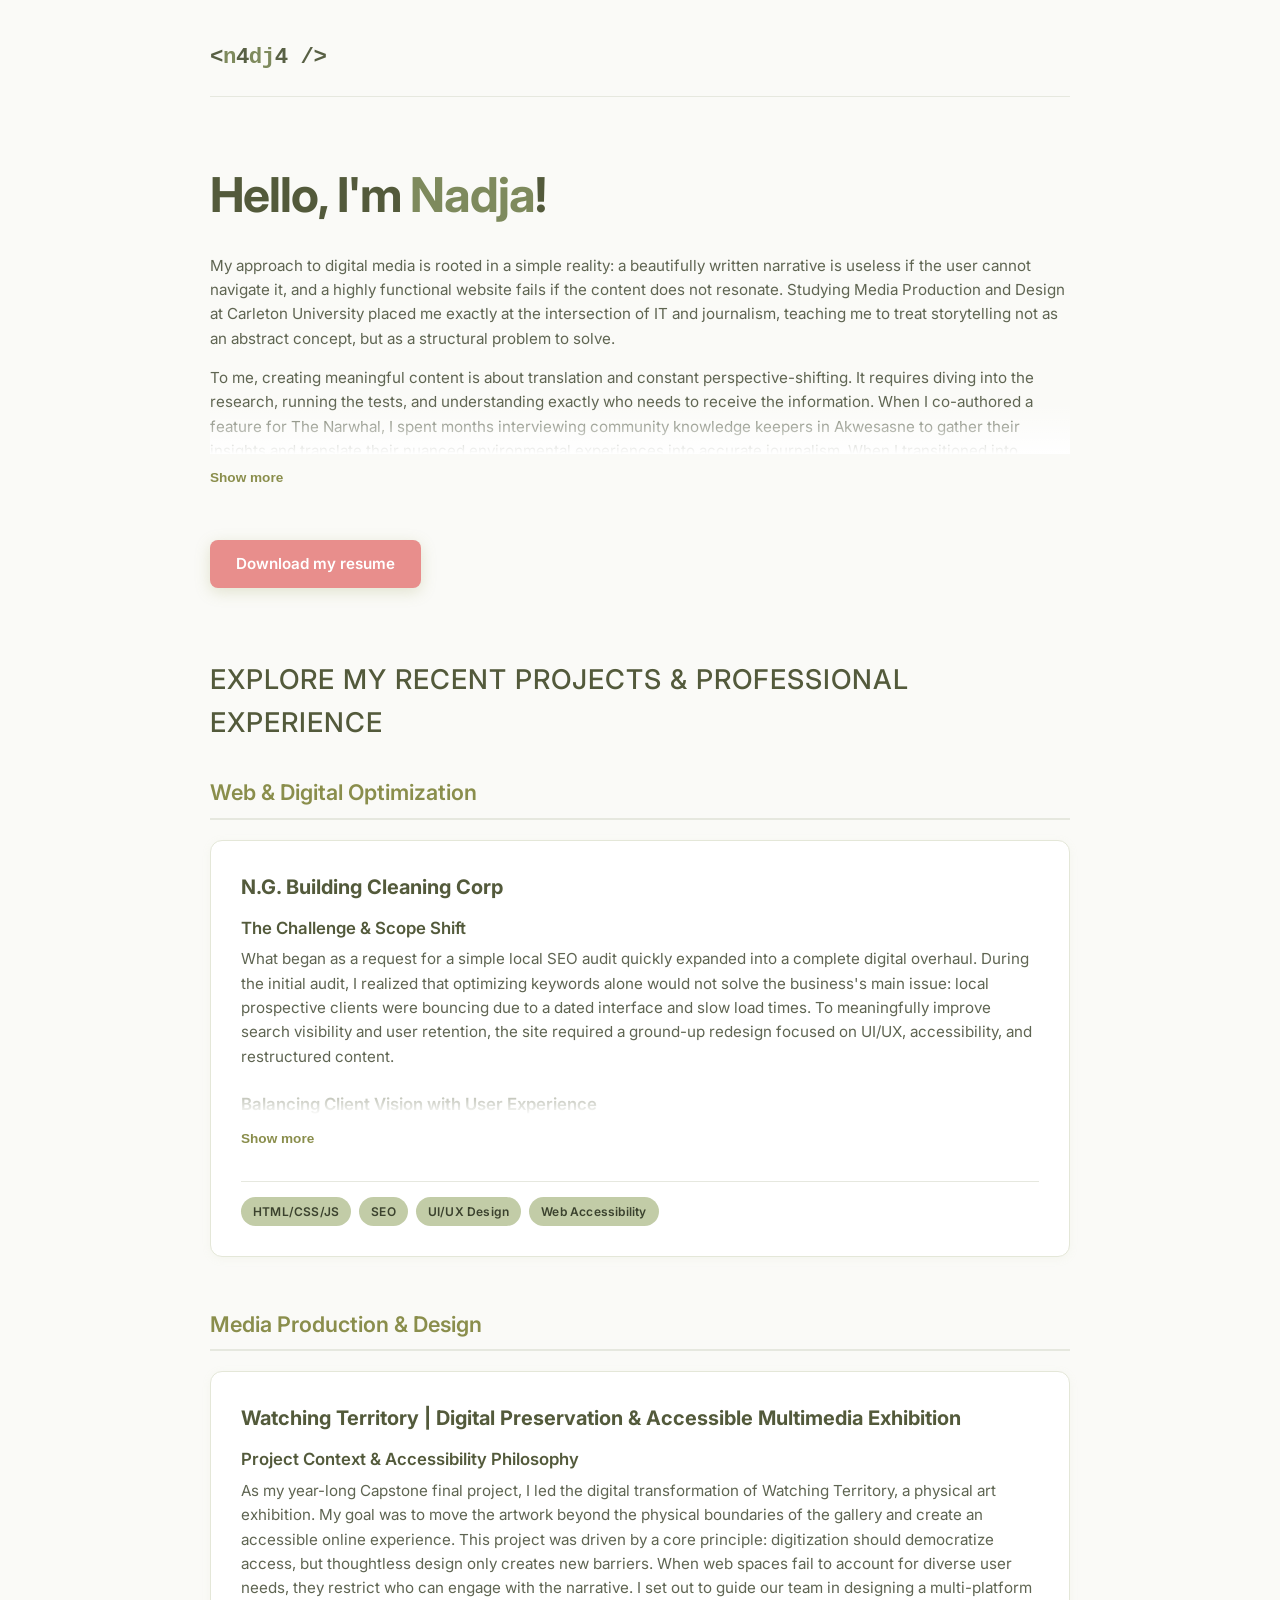
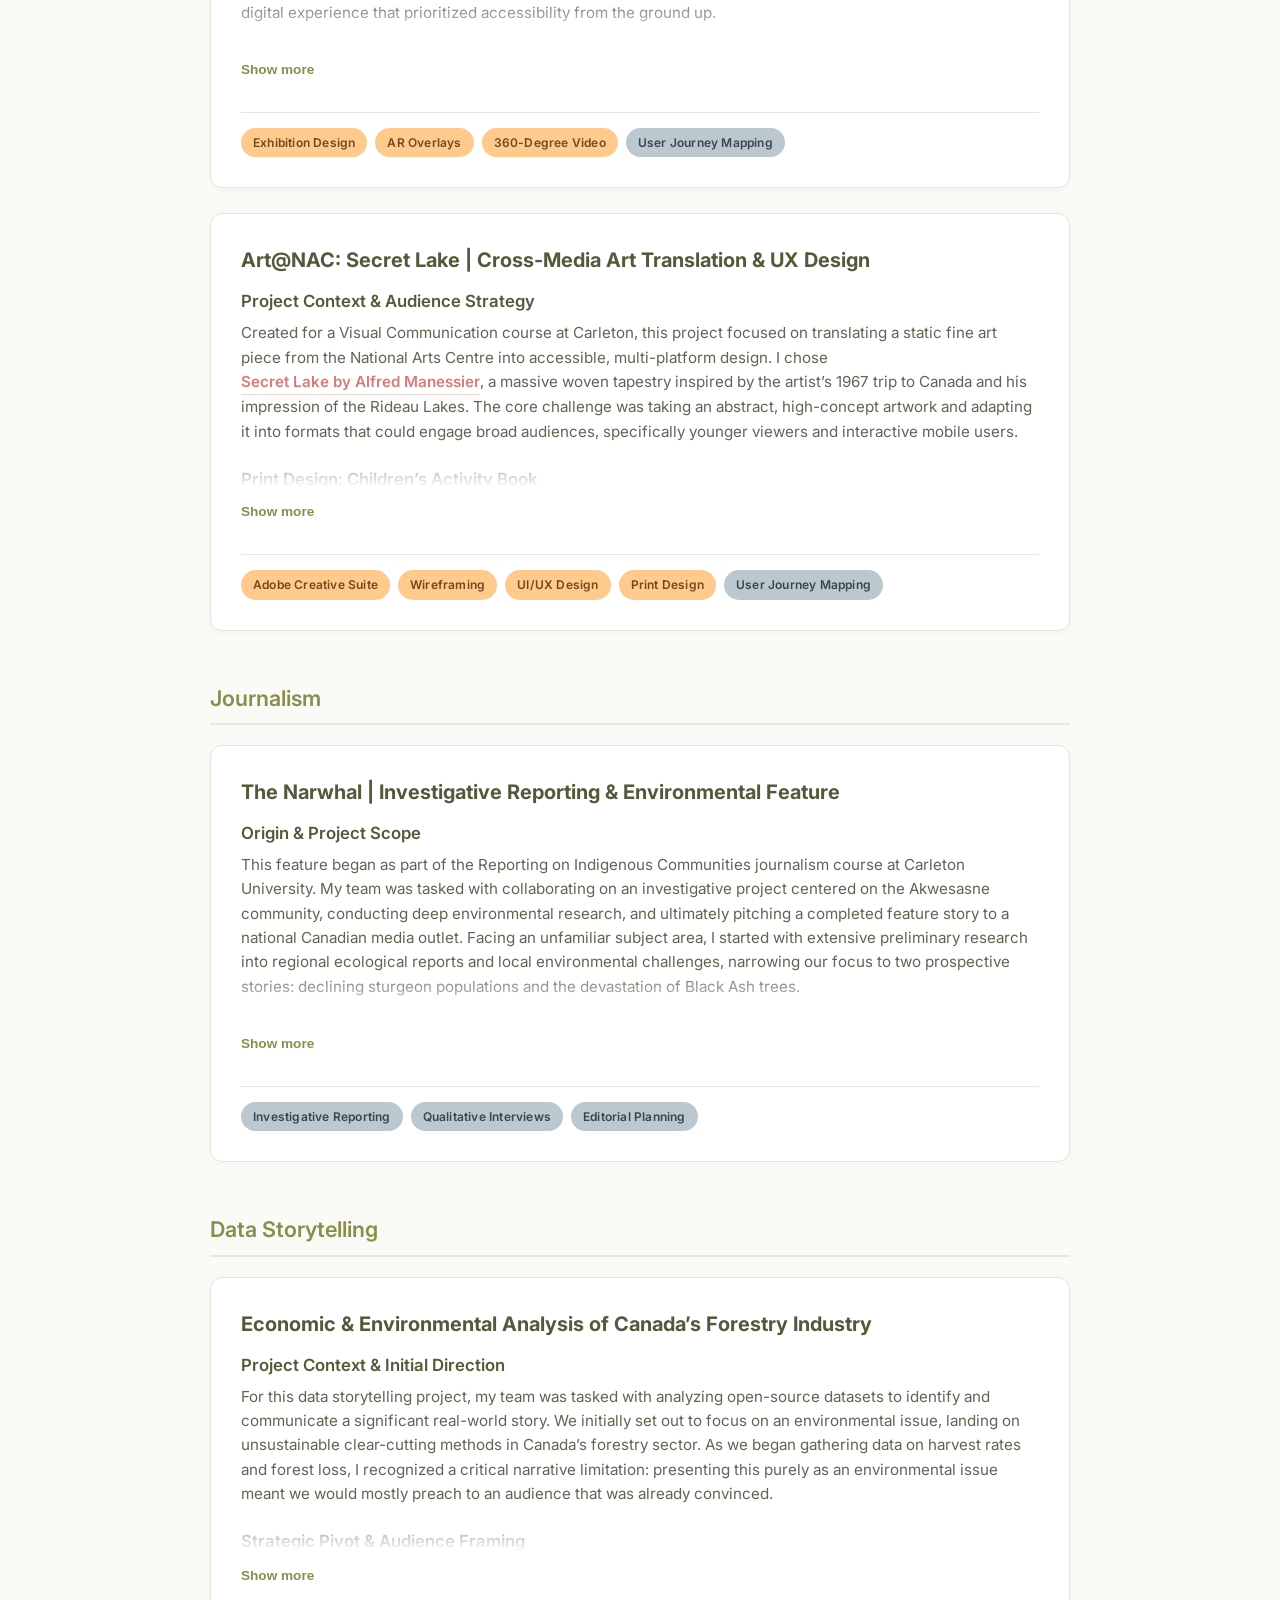
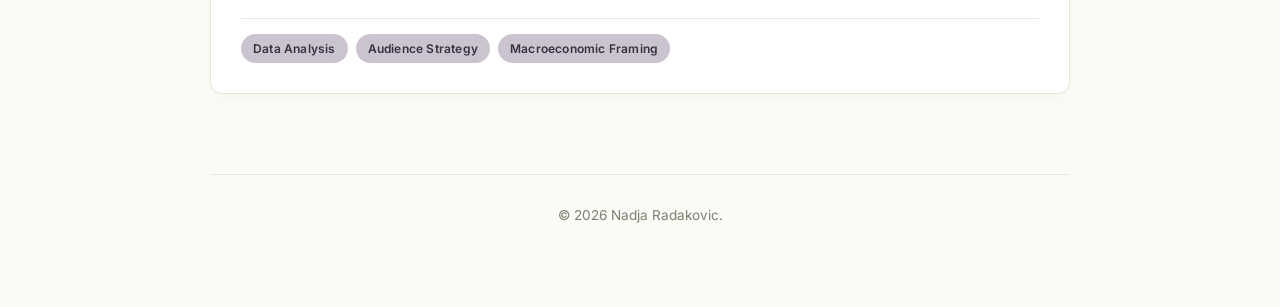
<file: home.html>
<!DOCTYPE html>
<html lang="en">
<head>
    <meta charset="UTF-8">
    <meta name="viewport" content="width=device-width, initial-scale=1.0">
    <title>Nadja Radakovic | Portfolio</title>
    <link rel="preconnect" href="https://fonts.googleapis.com">
    <link rel="preconnect" href="https://fonts.gstatic.com" crossorigin>
    <link href="https://fonts.googleapis.com/css2?family=Inter:wght@400;500;600;700&display=swap" rel="stylesheet">
    <link rel="stylesheet" href="style.css">
</head>
<body class="home-page">

    <div class="portfolio-container">
        
        <!-- Navigation Header -->
        <header class="site-header">
            <span class="logo-code">&lt;<span class="logo-pink">n</span><span class="logo-green">4</span><span class="logo-pink">dj</span><span class="logo-green">4</span> /&gt;</span>
        </header>

        <!-- Introduction Section -->
        <section class="intro-section">
            <h1 class="hello-heading">Hello, I'm <span class="name-pink">Nadja</span>!</h1>
            
            <!-- Collapsible About Me Section using your card collapse structure -->
            <div class="desc-container">
                <div class="desc-content intro-text">
                    <p>My approach to digital media is rooted in a simple reality: a beautifully written narrative is useless if the user cannot navigate it, and a highly functional website fails if the content does not resonate. Studying Media Production and Design at Carleton University placed me exactly at the intersection of IT and journalism, teaching me to treat storytelling not as an abstract concept, but as a structural problem to solve.</p>
                    <p>To me, creating meaningful content is about translation and constant perspective-shifting. It requires diving into the research, running the tests, and understanding exactly who needs to receive the information. When I co-authored a feature for The Narwhal, I spent months interviewing community knowledge keepers in Akwesasne to gather their insights and translate their nuanced environmental experiences into accurate journalism. When I transitioned into government and corporate roles to redesign digital spaces and workflows, the challenge shifted to technical translation. In every project, I map the user journey to find the exact middle ground between the client's business goals, the user's practical expectations, and the reality of what is technically possible to build.</p>
                    <p>I rely heavily on user research, analytics, and accessibility principles because crafting a compelling platform is only the first step. The second is ensuring it actually reaches its intended audience. By combining data insights with a strong foundation in UI/UX design, I aim to create digital experiences that are intuitive and engaging. I enjoy the entire lifecycle of a project, from the initial editorial planning and user testing to the final technical implementation.</p>
                    <p>Digital media and web standards are constantly shifting, which is exactly what keeps this work engaging. Driven by curiosity, I am always exploring new tools, experimenting with platforms, and sharpening my technical toolkit to build web spaces that are clean, practical, and accessible.</p>
                </div>
            </div>
            <button class="toggle-btn" onclick="toggleText(this)">Show more</button>
            
            <div style="margin-top: 25px;">
                <a href="assets/resume.pdf" download class="btn-download">Download my resume</a>
            </div>
        </section>

        <!-- Projects Section -->
        <section class="projects-section">
            
            <h2 class="projects-heading">Explore My Recent Projects & Professional Experience</h2>

            <!-- Category 1: Web & Digital -->
            <div class="category-block">
                <h2 class="category-title category-web-title">Web & Digital Optimization</h2>
                <div class="project-grid single-col">
                    
                    <div class="project-card">
                        <h3><a href="https://www.ngbcleaning.ca" target="_blank" class="project-link">N.G. Building Cleaning Corp</a></h3>
                        
                        <div class="desc-container">
                            <div class="desc-content">
                                <h4>The Challenge & Scope Shift</h4>
                                <p>What began as a request for a simple local SEO audit quickly expanded into a complete digital overhaul. During the initial audit, I realized that optimizing keywords alone would not solve the business's main issue: local prospective clients were bouncing due to a dated interface and slow load times. To meaningfully improve search visibility and user retention, the site required a ground-up redesign focused on UI/UX, accessibility, and restructured content.</p>
                                
                                <h4>Balancing Client Vision with User Experience</h4>
                                <p>I presented my findings to the client and proposed a full site rebuild. The core challenge was managing stakeholder expectations. I needed to extract the client's vision for their brand while advocating for the design choices required for SEO and accessibility. Through multiple phases of wireframing and feedback rounds, I translated their ideas into a practical end product. This process required clear communication and technical translation, ensuring the client felt heard while keeping the site compliant with web standards and optimized for user conversion.</p>
                                
                                <h4>Technical & Strategic Execution</h4>
                                <p>Using custom CSS and JavaScript, I overhauled the frontend aesthetic, eliminated performance bottlenecks, and restructured the site architecture to support long-tail keywords relevant to the Ottawa commercial cleaning market. I also prioritized accessibility, ensuring keyboard navigation, screen reader compatibility, and contrast ratios met modern standards. The technical optimization led to a 100/100 SEO score and a 95/100 Accessibility score on Google PageSpeed Insights.</p>
                                
                                <a href="https://www.ngbcleaning.ca" target="_blank" class="custom-link">View the site N.G. Building Cleaning Corp</a>
                            </div>
                        </div>
                        <button class="toggle-btn" onclick="toggleText(this)">Show more</button>

                        <div class="skill-tags">
                            <span class="tag skill-web">HTML/CSS/JS</span>
                            <span class="tag skill-web">SEO</span>
                            <span class="tag skill-web">UI/UX Design</span>
                            <span class="tag skill-web">Web Accessibility</span>
                        </div>
                    </div>

                </div>
            </div>

            <!-- Category 2: Media Production & Design -->
            <div class="category-block">
                <h2 class="category-title category-media-title">Media Production & Design</h2>
                <!-- Changed to single-col to stack Watching Territory and NAC vertically -->
                <div class="project-grid single-col">
                    
                    <!-- Watching Territory -->
                    <div class="project-card">
                        <h3><a href="https://www.surveillart.ca/exhibition-watching-territory" target="_blank" class="project-link">Watching Territory | Digital Preservation & Accessible Multimedia Exhibition</a></h3>
                        
                        <div class="desc-container">
                            <div class="desc-content">
                                <h4>Project Context & Accessibility Philosophy</h4>
                                <p>As my year-long Capstone final project, I led the digital transformation of Watching Territory, a physical art exhibition. My goal was to move the artwork beyond the physical boundaries of the gallery and create an accessible online experience. This project was driven by a core principle: digitization should democratize access, but thoughtless design only creates new barriers. When web spaces fail to account for diverse user needs, they restrict who can engage with the narrative. I set out to guide our team in designing a multi-platform digital experience that prioritized accessibility from the ground up.</p>
                                
                                <h4>Multi-Platform Technical Strategy</h4>
                                <p>To ensure the exhibition reached the widest possible audience, we implemented a multi-channel design strategy: <br>
                                • <strong>360-Degree Immersive Virtual Tour:</strong> Using a 360-degree camera, we captured the physical layout and placement of the artwork. We hosted this interactive environment on a custom Wix platform, adding interactive pop-ups with artwork details and bilingual audio narratives in both official languages (English and French).<br>
                                • <strong>In-Gallery AR Overlays:</strong> For in-person visitors, we created QR code displays placed alongside physical pieces. Scanning these codes launched augmented reality overlays that provided deeper context about the artwork and artists directly on their mobile devices.<br>
                                • <strong>Linear Guided Video Tour:</strong> To accommodate users with different device capabilities or viewing preferences, we produced a structured YouTube video tour that offered a guided narrative through the gallery space.</p>
                                
                                <h4>User Journey & Cultural Integrity</h4>
                                <p>Preserving the emotional and cultural integrity of the artwork while translating it to a screen required careful attention to the user journey. Every interactive element, from spatial navigation in the virtual room to audio contrast ratios, was designed to keep the focal point on the artists' messaging. By offering multiple entry points, including interactive 360 navigation, AR, audio, and video, our platform allowed users to explore the gallery at their own pace and in the format that best suited their needs.</p>

                                <h4>Key Learnings</h4>
                                <p>This project showed how a thoughtful, multi-platform design strategy can remove physical barriers and expand the reach of meaningful cultural work. From a leadership perspective, guiding a year-long Capstone project required balancing big-picture strategy with day-to-day execution. It taught me how to manage a team through structured planning, navigate technical compromises across multiple tools, and maintain momentum while ensuring that flexible, user-centred choices remained at the heart of the experience.</p>

                                <a href="https://www.surveillart.ca/exhibition-watching-territory" target="_blank" class="custom-link">See Watching Territory Digitized</a>
                            </div>
                        </div>
                        <button class="toggle-btn" onclick="toggleText(this)">Show more</button>

                        <div class="skill-tags">
                            <span class="tag skill-creative">Exhibition Design</span>
                            <span class="tag skill-creative">AR Overlays</span>
                            <span class="tag skill-creative">360-Degree Video</span>
                            <span class="tag skill-research">User Journey Mapping</span>
                        </div>
                    </div>

                    <!-- Secret Lake -->
                    <div class="project-card">
                        <h3><a href="#" class="project-link">Art@NAC: Secret Lake | Cross-Media Art Translation & UX Design</a></h3>
                        
                        <div class="desc-container">
                            <div class="desc-content">
                                <h4>Project Context & Audience Strategy</h4>
                                <p>Created for a Visual Communication course at Carleton, this project focused on translating a static fine art piece from the National Arts Centre into accessible, multi-platform design. I chose <a href="#" onclick="openModal('assets/Secret_Lake_Art.png')" class="custom-link inline-link">Secret Lake by Alfred Manessier</a>, a massive woven tapestry inspired by the artist’s 1967 trip to Canada and his impression of the Rideau Lakes. The core challenge was taking an abstract, high-concept artwork and adapting it into formats that could engage broad audiences, specifically younger viewers and interactive mobile users.</p>
                                
                                <h4>Print Design: Children’s Activity Book</h4>
                                <p>Drawing inspiration from how my nieces and nephews interact with art, I designed a children’s activity book that reimagined the tapestry as an educational tool. I wireframed the book’s progression to ensure an intuitive flow for young readers, extracted the original artwork’s colour palette, and adjusted the saturation and tones to better suit a child-friendly aesthetic. Using Adobe InDesign for layout, Illustrator for vector elements, and Photoshop for digital rendering, I created a complete print-ready activity book that combined creative exercises with visual learning.</p>

                                <h4>Digital Design: Interactive Mobile App Experience</h4>
                                <p>To complement the print component, I designed an interactive mobile app experience that extended the artwork into the digital realm. I created a mobile UI that balanced informative context about the artist’s history and the Rideau Lakes with interactive artistic features. The design allowed users to actively manipulate digital elements inspired by the tapestry, blending art history education with hands-on digital engagement.</p>

                                <h4>Key Learnings</h4>
                                <p>This project expanded my ability to adapt a single core concept across completely different mediums. It required combining visual storytelling, colour theory, and audience-focused design with practical execution across the Adobe Creative Suite.</p>

                                <div class="link-group">
                                    <a href="#" onclick="openModal('assets/MPAD2001_Activity_Annotated_Wireframe.pdf')" class="custom-link">View Wireframing Process</a>
                                    <a href="#" onclick="openModal('assets/MPAD2001_ActivityBook.pdf')" class="custom-link">View Activity Book Final Product</a>
                                    <a href="#" onclick="openModal('https://drive.google.com/file/d/1sUl9YrZSkrOhhjyNVwUfxKM5LO3g66FW/preview')" class="custom-link">View Mobile App Video Walkthrough</a>
                                </div>
                            </div>
                        </div>
                        <button class="toggle-btn" onclick="toggleText(this)">Show more</button>

                        <div class="skill-tags">
                            <span class="tag skill-creative">Adobe Creative Suite</span>
                            <span class="tag skill-creative">Wireframing</span>
                            <span class="tag skill-creative">UI/UX Design</span>
                            <span class="tag skill-creative">Print Design</span>
                            <span class="tag skill-research">User Journey Mapping</span>
                        </div>
                    </div>

                </div>
            </div>

            <!-- Category 3: Journalism -->
            <div class="category-block">
                <h2 class="category-title category-journalism-title">Journalism</h2>
                <div class="project-grid single-col">
                    
                    <div class="project-card">
                        <h3><a href="https://thenarwhal.ca/mohawk-basketweaving-emerald-ash-borer/" target="_blank" class="project-link">The Narwhal | Investigative Reporting & Environmental Feature</a></h3>
                        
                        <div class="desc-container">
                            <div class="desc-content">
                                <h4>Origin & Project Scope</h4>
                                <p>This feature began as part of the Reporting on Indigenous Communities journalism course at Carleton University. My team was tasked with collaborating on an investigative project centered on the Akwesasne community, conducting deep environmental research, and ultimately pitching a completed feature story to a national Canadian media outlet. Facing an unfamiliar subject area, I started with extensive preliminary research into regional ecological reports and local environmental challenges, narrowing our focus to two prospective stories: declining sturgeon populations and the devastation of Black Ash trees.</p>
                                
                                <h4>On-the-Ground Fieldwork & Community Engagement</h4>
                                <p>To determine which issue required urgent coverage, we traveled to Akwesasne to engage in open dialogue with local residents, knowledge keepers, and cultural experts. True research in this context was not about imposing a predetermined narrative, but listening carefully to the community’s lived experiences. Through these discussions, it became clear that the Emerald Ash Borer, an invasive species, was doing far more than destroying timber. It was directly threatening generations of Mohawk basketweaving traditions. Building respectful relationships with local experts allowed us to gather first-hand insights that no document audit could provide.</p>

                                <h4>Synthesizing Science and Narrative</h4>
                                <p>The primary editorial challenge was balancing scientific data with qualitative human experiences. The investigative process required synthesizing complex ecological research on invasive species migration alongside sensitive cultural testimonies. My work focused on connecting these two threads into a coherent, accurate piece for a national audience. We pitched the story to The Narwhal, where it was accepted and co-authored as a published feature. Every stage of writing required careful editorial judgment to ensure the final piece was scientifically rigorous, culturally respectful, and accessible to general readers.</p>

                                <h4>Key Learnings</h4>
                                <p>This project reinforced that impactful storytelling is an exercise in rigorous research and ethical translation. It taught me how to navigate unfamiliar subject matter quickly, manage qualitative interviews alongside technical data, and build trust with stakeholders across sensitive topics. Beyond basic reporting skills, it deepened my ability to frame complex real-world issues in a way that is clear, compelling, and grounded in fact.</p>

                                <a href="https://thenarwhal.ca/mohawk-basketweaving-emerald-ash-borer/" target="_blank" class="custom-link">Read our article here</a>
                            </div>
                        </div>
                        <button class="toggle-btn" onclick="toggleText(this)">Show more</button>

                        <div class="skill-tags">
                            <span class="tag skill-research">Investigative Reporting</span>
                            <span class="tag skill-research">Qualitative Interviews</span>
                            <span class="tag skill-research">Editorial Planning</span>
                        </div>
                    </div>

                </div>
            </div>

            <!-- Category 4: Data Storytelling -->
            <div class="category-block">
                <h2 class="category-title category-data-title">Data Storytelling</h2>
                <div class="project-grid single-col">
                    
                    <div class="project-card">
                        <h3><a href="https://theodunn12.wixsite.com/itec2100-th" target="_blank" class="project-link">Economic & Environmental Analysis of Canada’s Forestry Industry</a></h3>
                        
                        <div class="desc-container">
                            <div class="desc-content">
                                <h4>Project Context & Initial Direction</h4>
                                <p>For this data storytelling project, my team was tasked with analyzing open-source datasets to identify and communicate a significant real-world story. We initially set out to focus on an environmental issue, landing on unsustainable clear-cutting methods in Canada’s forestry sector. As we began gathering data on harvest rates and forest loss, I recognized a critical narrative limitation: presenting this purely as an environmental issue meant we would mostly preach to an audience that was already convinced.</p>

                                <h4>Strategic Pivot & Audience Framing</h4>
                                <p>Good data storytelling relies on identifying not just who your audience currently is, but who your audience needs to be. To expand the reach and impact of our findings, I led a pivot in our analytical approach. Instead of framing unsustainable forestry solely as an ecological concern, we shifted to an industrial and macroeconomic lens. We reframed the data to show how unsustainable clear-cutting directly contributes to declining sector employment, resource depletion, and long-term risks to Canada's overall GDP.</p>

                                <h4>Data Synthesis & Impact</h4>
                                <p>By combining environmental data with economic and labor metrics, we turned an isolated conservation issue into a national economic concern. The final interactive digital report showed that short-term over-harvesting jeopardizes the future stability of the industry itself, directly affecting livelihoods and regional economies. This framing made the data relevant to stakeholders, policymakers, and general readers who might otherwise tune out purely environmental arguments.</p>

                                <h4>Key Learnings</h4>
                                <p>This project reinforced that raw data is only as effective as the strategy behind its narrative. It taught me how to identify audience biases, cross-reference disparate datasets (environmental vs. economic), and strategically structure information to make complex data actionable and persuasive for a broader audience.</p>

                                <a href="https://theodunn12.wixsite.com/itec2100-th" target="_blank" class="custom-link">Read our Data Story here</a>
                            </div>
                        </div>
                        <button class="toggle-btn" onclick="toggleText(this)">Show more</button>

                        <div class="skill-tags">
                            <span class="tag skill-data">Data Analysis</span>
                            <span class="tag skill-data">Audience Strategy</span>
                            <span class="tag skill-data">Macroeconomic Framing</span>
                        </div>
                    </div>

                </div>
            </div>

        </section>

        <footer class="site-footer">
            <p>&copy; 2026 Nadja Radakovic.</p>
        </footer>

    </div>

    <!-- Pop-up Modal for PDFs and Media -->
    <div id="mediaModal" class="modal">
        <div class="modal-content">
            <span class="close" onclick="closeModal()">&times;</span>
            <iframe id="modalIframe" src="" frameborder="0" allowfullscreen></iframe>
        </div>
    </div>

    <!-- Scripts -->
    <script>
        // Toggle text expansion
        function toggleText(btn) {
            const container = btn.previousElementSibling;
            container.classList.toggle('expanded');
            if (container.classList.contains('expanded')) {
                btn.textContent = "Show less";
            } else {
                btn.textContent = "Show more";
            }
        }

        // Modal pop-up logic
        function openModal(fileUrl) {
            event.preventDefault(); // Prevents page from jumping to top
            document.getElementById('modalIframe').src = fileUrl;
            document.getElementById('mediaModal').style.display = "flex";
        }

        function closeModal() {
            document.getElementById('mediaModal').style.display = "none";
            document.getElementById('modalIframe').src = "";
        }

        // Close modal if user clicks outside the box
        window.onclick = function(event) {
            const modal = document.getElementById('mediaModal');
            if (event.target == modal) {
                closeModal();
            }
        }
    </script>

</body>
</html>
</file>
<file: style.css>
/* --- Global Resets --- */
* {
    margin: 0;
    padding: 0;
    box-sizing: border-box;
}

body {
    font-family: 'Inter', sans-serif;
    -webkit-font-smoothing: antialiased;
}

/* =========================================
   PAGE ONE: SPOTTY / BLOOMING WELCOME PAGE
   ========================================= */
.welcome-page {
    background-color: #F7DDD5; 
    height: 100vh;
    display: flex;
    justify-content: center;
    align-items: center;
    overflow: hidden;
    position: relative;
}

.blob {
    position: absolute;
    border-radius: 50%;
    filter: blur(70px);
    opacity: 0.65;
    animation: floatBlob 16s ease infinite alternate;
}

.blob-1 { width: 480px; height: 480px; background-color: #acbe7c; top: -10%; left: -10%; animation-delay: 0s; }
.blob-2 { width: 520px; height: 520px; background-color: #e1a3bc; bottom: -15%; right: -10%; animation-delay: -5s; }
.blob-3 { width: 380px; height: 380px; background-color: #f8d177; top: 45%; left: 55%; transform: translate(-50%, -50%); animation-delay: -10s; }

@keyframes floatBlob {
    0% { transform: translate(0, 0) scale(1); }
    100% { transform: translate(35px, 25px) scale(1.08); }
}

.welcome-container {
    text-align: center;
    display: flex;
    flex-direction: column;
    align-items: center;
    gap: 30px;
    z-index: 10;
}

/* New: Typewriter Text Styling */
#welcome-text {
    font-family: "Basic", sans-serif;
    font-style: normal;
    font-size: 3.2rem;
    color: #414831;
    text-shadow: 0 4px 20px rgba(194, 204, 167, 0.4);
    min-height: 1.2em;
}

/* Arrow Button Styling */
.fade-in-btn {
    color: #4a4d3c;
    background: rgba(255, 255, 255, 0.65);
    backdrop-filter: blur(10px);
    border: 1px solid rgba(255, 255, 255, 0.9);
    border-radius: 50%;
    width: 55px;
    height: 55px;
    display: flex;
    justify-content: center;
    align-items: center;
    text-decoration: none;
    opacity: 0; /* Hidden by default until TypeIt finishes */
    pointer-events: none; /* Prevents clicks while hidden */
    transform: translateY(15px);
    transition: opacity 0.8s ease, transform 0.8s ease, background 0.3s ease, box-shadow 0.3s ease;
    box-shadow: 0 8px 20px rgba(0, 0, 0, 0.04);
}

/* JS adds this class when typing finishes */
.fade-in-btn.visible {
    opacity: 1;
    pointer-events: auto;
    transform: translateY(0);
}

.fade-in-btn:hover {
    background: rgba(255, 255, 255, 0.95);
    transform: translateY(4px);
    box-shadow: 0 12px 25px rgba(194, 204, 167, 0.3);
}

/* Responsive adjustment for mobile viewports */
@media (max-width: 768px) {
    #welcome-text {
        font-size: 2rem;
    }
}

/* =========================================
   PAGE TWO: HOMEPAGE (PORTFOLIO)
   ========================================= */
.home-page {
    background-color: #FAFAF7; 
    color: #2F332A;
    line-height: 1.6;
}

.portfolio-container {
    max-width: 900px;
    margin: 0 auto;
    padding: 40px 20px 80px 20px;
}

/* Header & Logo */
.site-header {
    display: flex;
    justify-content: flex-start;
    align-items: center;
    margin-bottom: 60px;
    padding-bottom: 20px;
    border-bottom: 1px solid #E6E8DF;
}

.logo-code {
    font-family: monospace;
    font-weight: 600;
    font-size: 1.4rem;
    letter-spacing: -0.5px;
    color: #586044; 
}

/* Logo custom colours */
.logo-pink {
    color: #7e8a5d;
}
.logo-green {
    color: #586044;
    font-weight: 700;
}

/* Intro Block */
.intro-section {
    margin-bottom: 70px;
}

.hello-heading {
    font-size: 3rem;
    letter-spacing: -1px;
    margin-bottom: 20px;
    color: #535a3b;
}

/* Hello, I'm "Nadja" title */
.name-pink {
    color: #7e8a5d;
}

.intro-text p {
    font-size: 1.1rem;
    margin-bottom: 18px;
    color: #5F6552;
}

.btn-download {
    display: inline-block;
    margin-top: 10px;
    background-color: #e88e8c; 
    color: #ffffff;
    padding: 12px 26px;
    border-radius: 8px;
    text-decoration: none;
    font-weight: 600;
    font-size: 0.95rem;
    box-shadow: 0 4px 15px rgba(157, 161, 89, 0.25);
    transition: all 0.2s ease;
}

.btn-download:hover {
    background-color: #8A8E4C;
    transform: translateY(-2px);
    box-shadow: 0 6px 20px rgba(157, 161, 89, 0.35);
}

/* Project Heading: Explore My Recent Projects & Professional Experience */
.projects-heading {
    font-size: 1.7rem;
    font-weight: 500;
    color: #535a3b;
    margin-bottom: 30px;
    text-transform: uppercase;
    letter-spacing: 1px;
}

.section-subtitle {
    font-size: 1.1rem;
    font-weight: 500;
    color: #7C826F;
    margin-bottom: 30px;
    text-transform: uppercase;
    letter-spacing: 1px;
}

.category-block {
    margin-bottom: 50px;
}

.category-title {
    font-size: 1.35rem;
    margin-bottom: 20px;
    font-weight: 600;
    border-bottom: 2px solid #E6E8DF;
    padding-bottom: 8px;
}

/* Colour-coded category titles */
.category-data-title { color: #8A8E4C; }        /* Purple for Data Storytelling */
.category-journalism-title { color: #8A8E4C; }  /* Blue for Journalism */
.category-media-title { color: #8A8E4C; }       /* Pink for Media */
.category-web-title { color: #8A8E4C; }         /* Green for Web */

.project-grid {
    display: grid;
    grid-template-columns: repeat(auto-fit, minmax(320px, 1fr));
    gap: 25px;
}

/* Override for single items so they don't stretch too thin */
.project-grid.single-col {
    grid-template-columns: 1fr;
}

.project-card {
    background-color: #FFFFFF;
    border: 1px solid #E4E7D8;
    padding: 30px;
    border-radius: 12px;
    box-shadow: 0 2px 8px rgba(194, 204, 167, 0.1);
    transition: transform 0.2s ease, box-shadow 0.2s ease;
}

.project-card:hover {
    transform: translateY(-4px);
    box-shadow: 0 10px 20px rgba(194, 204, 167, 0.2);
}

.project-card h3 {
    margin-bottom: 12px;
    font-size: 1.25rem;
}

/* Custom Distinguishable Links */
.project-link {
    color: #535a3b;
    text-decoration: none;
    transition: color 0.2s ease;
}

.project-link:hover {
    color: #d87a79; /* Soft pink on hover */
}

.custom-link {
    display: inline-block;
    color: #d87a79; 
    font-weight: 600;
    text-decoration: none;
    border-bottom: 2px solid rgba(216, 122, 121, 0.3);
    margin-top: 15px;
    transition: all 0.2s ease;
}

.custom-link.inline-link {
    margin-top: 0;
    border-bottom: 1px solid rgba(216, 122, 121, 0.3);
}

.custom-link:hover {
    color: #b05c5b;
    border-bottom-color: #b05c5b;
}

.link-group {
    display: flex;
    flex-direction: column;
    align-items: flex-start;
    gap: 5px;
    margin-top: 15px;
}

.link-group .custom-link {
    margin-top: 0;
}

/* Text Truncation & Expansion */
.desc-container {
    position: relative;
    max-height: 200px; /* Limits height to about 4 lines */
    overflow: hidden;
    transition: max-height 0.5s ease;
    margin-bottom: 10px;
}

.desc-container.expanded {
    max-height: 2500px; /* Expands to fit content */
}

.desc-container::after {
    content: "";
    position: absolute;
    bottom: 0;
    left: 0;
    width: 100%;
    height: 50px;
    background: linear-gradient(transparent, #FFFFFF);
    pointer-events: none;
}

.desc-container.expanded::after {
    display: none;
}

.desc-content p {
    font-size: 0.95rem;
    color: #5F6552;
    line-height: 1.6;
    margin-bottom: 15px;
}

/* Subheadings inside project bubbles */
.desc-content h4 {
    font-size: 1.05rem;
    color: #535a3b; 
    font-weight: 600;
    margin-top: 22px;
    margin-bottom: 6px;
}

.desc-content h4:first-child {
    margin-top: 0;
}

/* Toggle Button */
.toggle-btn {
    background: none;
    border: none;
    color: #8A8E4C;
    font-weight: 600;
    font-size: 0.85rem;
    cursor: pointer;
    padding: 0;
    margin-bottom: 20px;
    display: inline-block;
}

.toggle-btn:hover {
    text-decoration: underline;
}

/* Category Skill Tags */
.skill-tags {
    display: flex;
    flex-wrap: wrap;
    gap: 8px;
    margin-top: 15px;
    padding-top: 15px;
    border-top: 1px solid #E6E8DF;
}

.tag {
    font-size: 0.75rem;
    font-weight: 600;
    padding: 5px 12px;
    border-radius: 50px;
    letter-spacing: 0.2px;
}

/* Colour Coded Categories based on palette */
.tag.skill-web { background-color: #C2CCA7; color: #3b422e; }       /* Green for Web/Tech */
.tag.skill-creative { background-color: #FFCA8C; color: #724a1c; }  /* Yellow for Creative/Design */
.tag.skill-research { background-color: #BCC8D0; color: #3b454e; }  /* Blue for Research/Journalism */
.tag.skill-data { background-color: #CCC3D1; color: #3a3240; }      /* Purple for Data */

/* Pop-up Modal Styles */
.modal {
    display: none; 
    position: fixed; 
    z-index: 999; 
    left: 0; 
    top: 0;
    width: 100%; 
    height: 100%; 
    background-color: rgba(47, 51, 42, 0.8); 
    align-items: center; 
    justify-content: center;
    backdrop-filter: blur(4px);
}

.modal-content {
    background-color: #FAFAF7;
    padding: 20px 20px 10px 20px;
    border-radius: 12px;
    width: 90%; 
    max-width: 1000px; 
    height: 85vh;
    position: relative;
    box-shadow: 0 15px 40px rgba(0,0,0,0.2);
    display: flex;
    flex-direction: column;
}

.close {
    color: #8A8E4C;
    align-self: flex-end;
    font-size: 32px;
    font-weight: bold;
    cursor: pointer;
    line-height: 1;
    margin-bottom: 10px;
}

.close:hover {
    color: #3E4233;
}

#modalIframe {
    width: 100%;
    height: 100%;
    border-radius: 8px;
    background-color: #fff;
}

/* Footer */
.site-footer {
    text-align: center;
    margin-top: 80px;
    padding-top: 30px;
    border-top: 1px solid #E6E8DF;
    color: #7C826F;
    font-size: 0.85rem;
}
</file>
